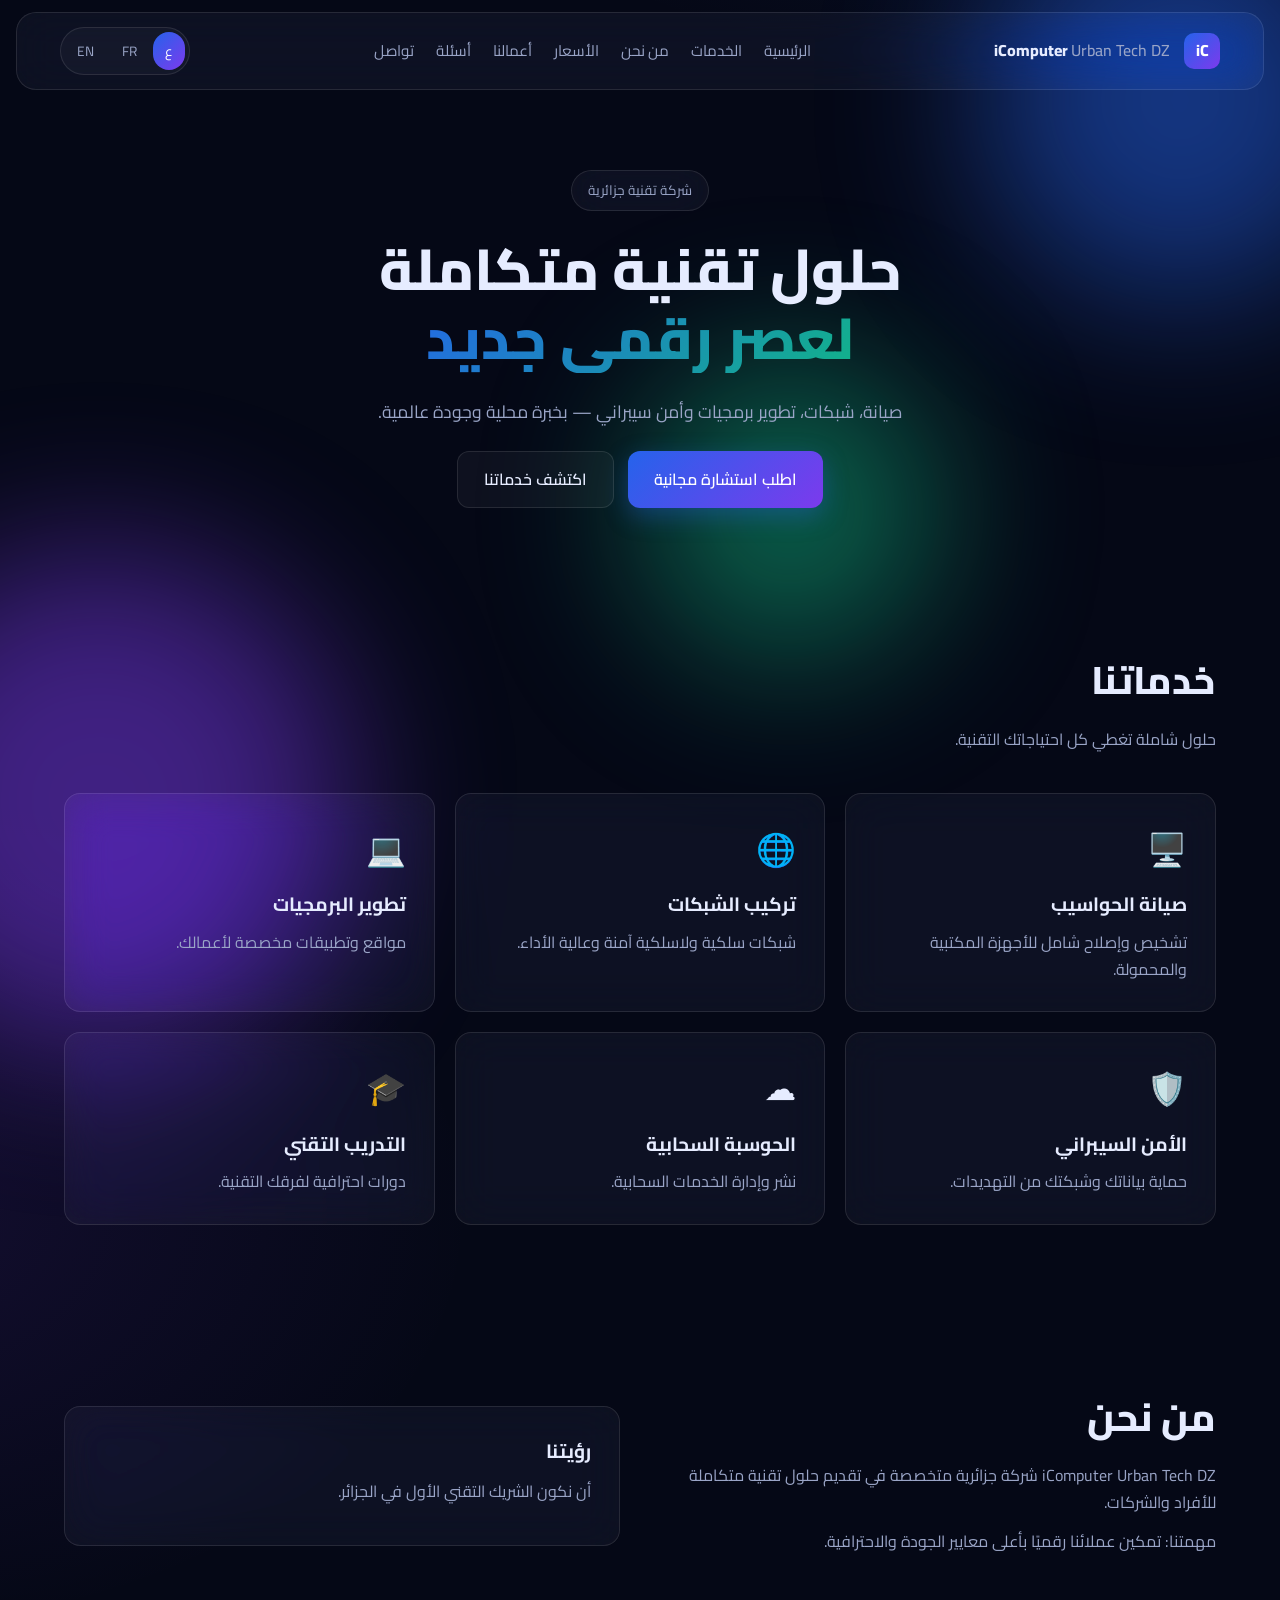
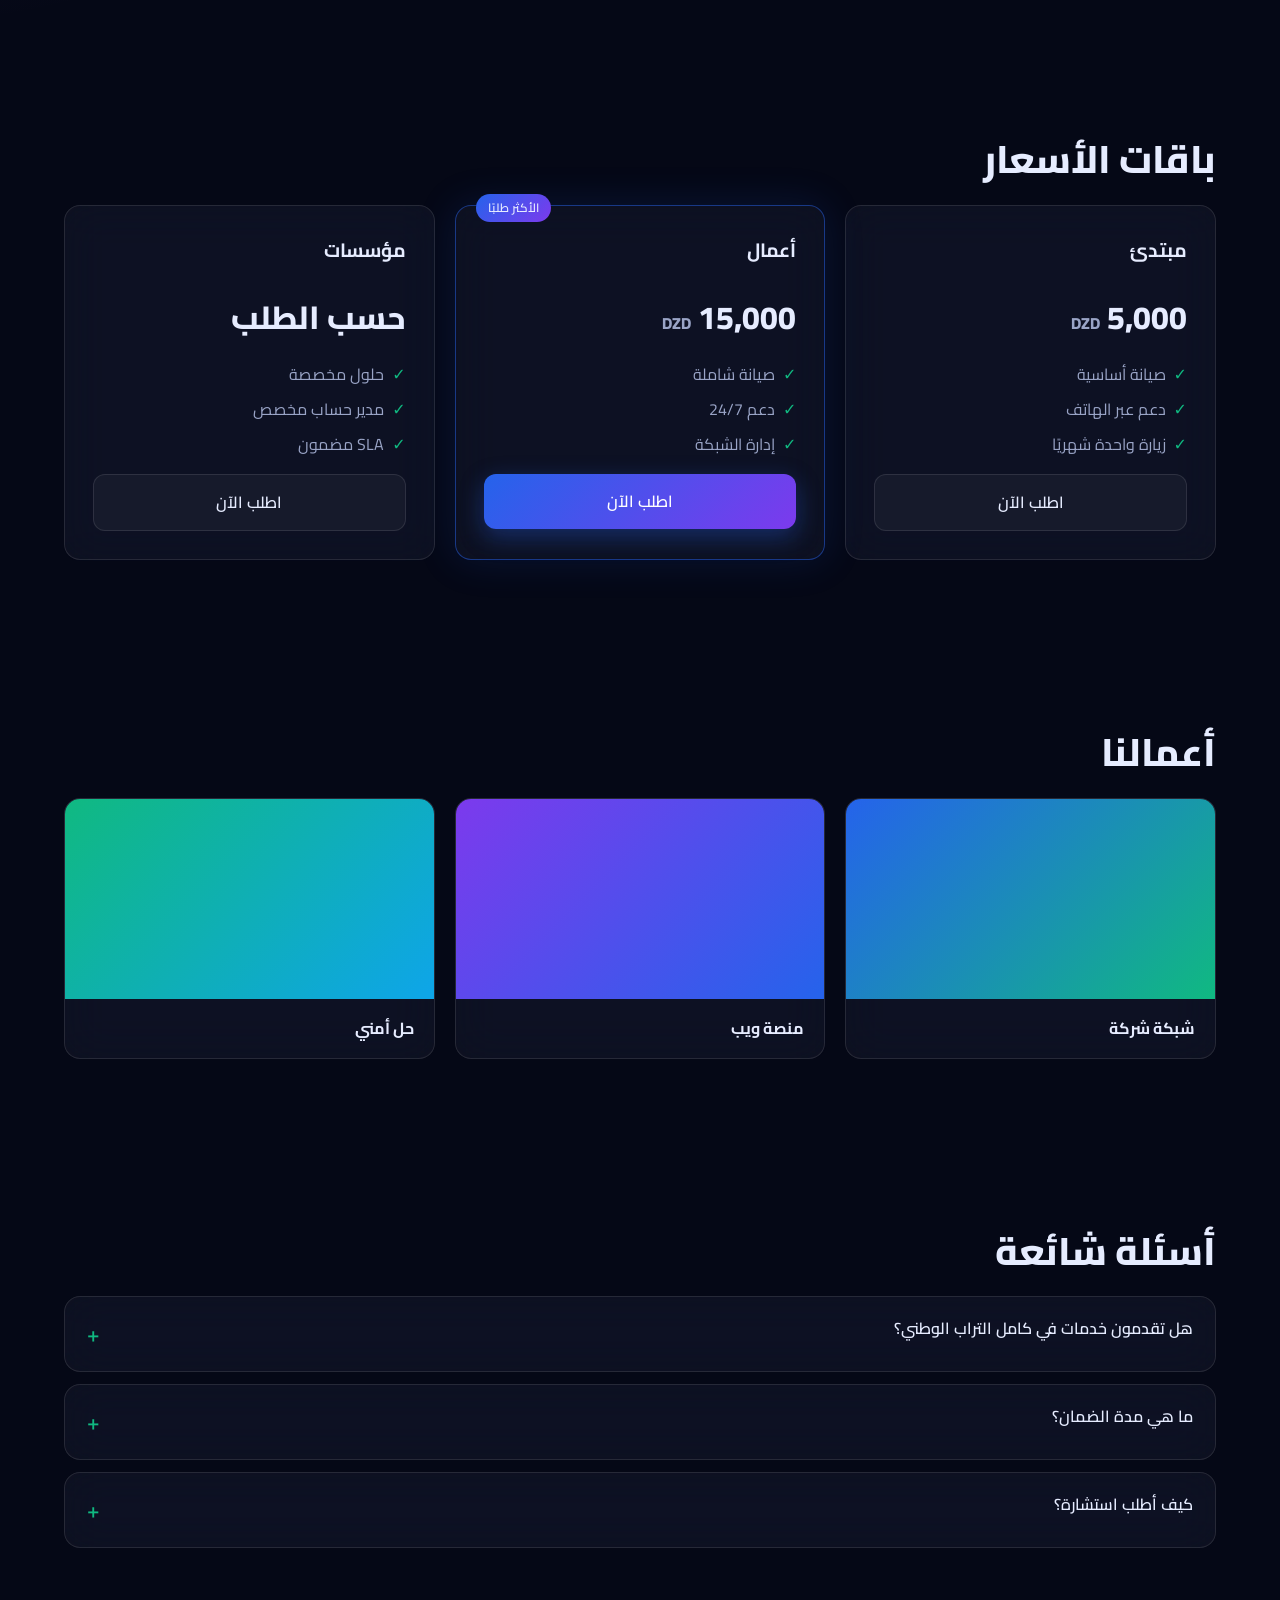
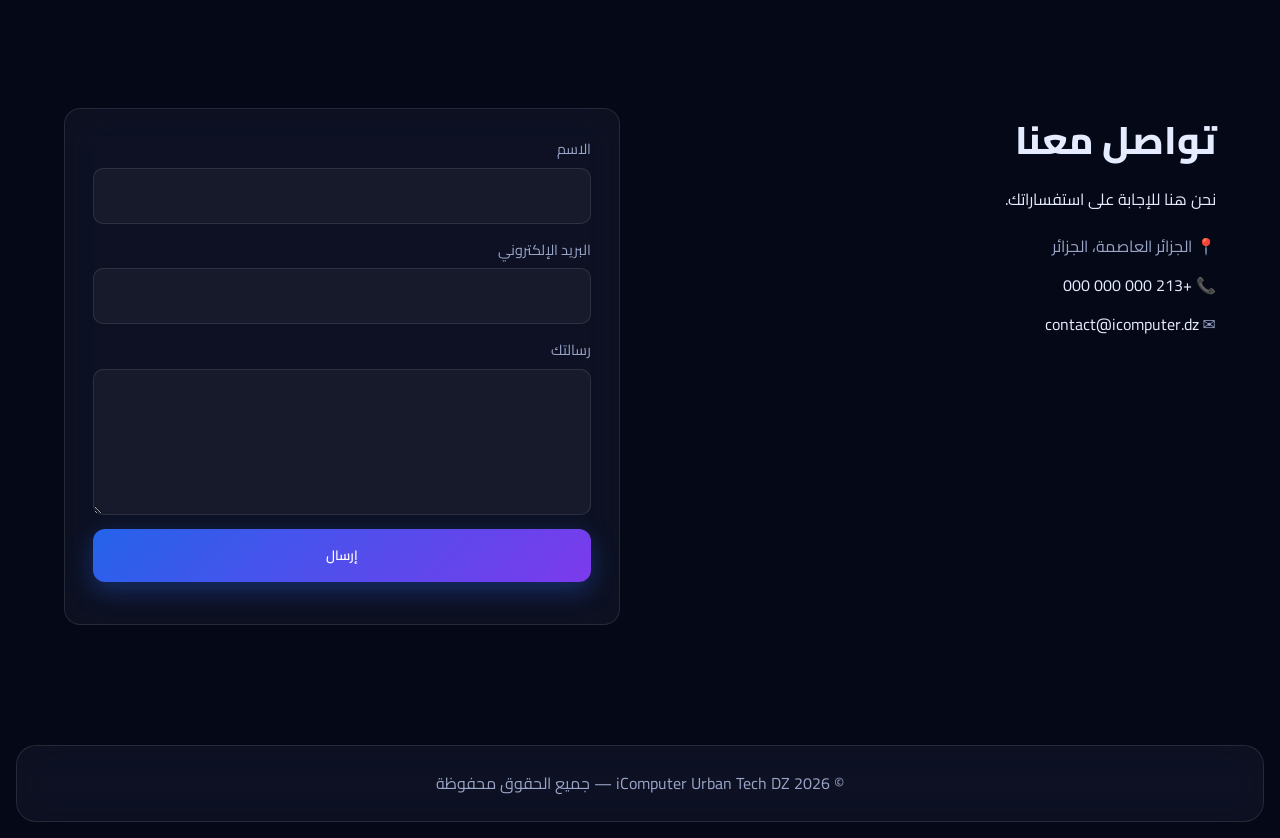
<file: index.html>
<!DOCTYPE html>
<html lang="ar" dir="rtl">
<head>
  <meta charset="UTF-8" />
  <meta name="viewport" content="width=device-width, initial-scale=1.0" />
  <title>iComputer Urban Tech DZ — حلول تقنية متكاملة</title>
  <meta name="description" content="iComputer Urban Tech DZ — شركة جزائرية متخصصة في صيانة الحواسيب، الشبكات، تطوير البرمجيات والأمن السيبراني." />
  <meta property="og:title" content="iComputer Urban Tech DZ" />
  <meta property="og:description" content="حلول تقنية متكاملة: صيانة، شبكات، تطوير وأمن سيبراني." />
  <meta property="og:type" content="website" />
  <meta name="twitter:card" content="summary_large_image" />
  <link rel="icon" href="images/favicon.ico" />
  <link rel="preconnect" href="https://fonts.googleapis.com" />
  <link rel="preconnect" href="https://fonts.gstatic.com" crossorigin />
  <link href="https://fonts.googleapis.com/css2?family=Cairo:wght@400;600;800&family=Inter:wght@400;600;800&display=swap" rel="stylesheet" />
  <link rel="stylesheet" href="css/style.css" />
  <link rel="stylesheet" href="css/responsive.css" />
</head>
<body>
  <div class="bg-orb orb-1"></div>
  <div class="bg-orb orb-2"></div>
  <div class="bg-orb orb-3"></div>

  <header class="navbar glass">
    <div class="container nav-inner">
      <a href="#home" class="brand">
        <span class="brand-mark">iC</span>
        <span class="brand-text">iComputer <em>Urban Tech DZ</em></span>
      </a>
      <nav class="nav-links" id="navLinks">
        <a href="#home" data-i18n="nav.home">الرئيسية</a>
        <a href="#services" data-i18n="nav.services">الخدمات</a>
        <a href="#about" data-i18n="nav.about">من نحن</a>
        <a href="#pricing" data-i18n="nav.pricing">الأسعار</a>
        <a href="#portfolio" data-i18n="nav.portfolio">أعمالنا</a>
        <a href="#faq" data-i18n="nav.faq">أسئلة</a>
        <a href="#contact" data-i18n="nav.contact">تواصل</a>
      </nav>
      <div class="nav-actions">
        <div class="lang-switch" role="group" aria-label="Language">
          <button data-lang="ar" class="active">ع</button>
          <button data-lang="fr">FR</button>
          <button data-lang="en">EN</button>
        </div>
        <button class="menu-btn" id="menuBtn" aria-label="Menu">☰</button>
      </div>
    </div>
  </header>

  <main>
    <section id="home" class="hero">
      <div class="container hero-inner">
        <span class="chip glass" data-i18n="hero.chip">شركة تقنية جزائرية</span>
        <h1 class="hero-title">
          <span data-i18n="hero.title1">حلول تقنية متكاملة</span>
          <span class="gradient-text" data-i18n="hero.title2">لعصر رقمي جديد</span>
        </h1>
        <p class="hero-sub" data-i18n="hero.sub">صيانة، شبكات، تطوير برمجيات وأمن سيبراني — بخبرة محلية وجودة عالمية.</p>
        <div class="hero-cta">
          <a href="#contact" class="btn btn-primary" data-i18n="hero.cta1">اطلب استشارة مجانية</a>
          <a href="#services" class="btn btn-ghost" data-i18n="hero.cta2">اكتشف خدماتنا</a>
        </div>
    </section>

    <section id="services" class="section">
      <div class="container">
        <h2 class="section-title" data-i18n="services.title">خدماتنا</h2>
        <p class="section-sub" data-i18n="services.sub">حلول شاملة تغطي كل احتياجاتك التقنية.</p>
        <div class="grid grid-3">
          <article class="card glass">
            <div class="card-icon">🖥️</div>
            <h3 data-i18n="services.s1.title">صيانة الحواسيب</h3>
            <p data-i18n="services.s1.desc">تشخيص وإصلاح شامل للأجهزة المكتبية والمحمولة.</p>
          </article>
          <article class="card glass">
            <div class="card-icon">🌐</div>
            <h3 data-i18n="services.s2.title">تركيب الشبكات</h3>
            <p data-i18n="services.s2.desc">شبكات سلكية ولاسلكية آمنة وعالية الأداء.</p>
          </article>
          <article class="card glass">
            <div class="card-icon">💻</div>
            <h3 data-i18n="services.s3.title">تطوير البرمجيات</h3>
            <p data-i18n="services.s3.desc">مواقع وتطبيقات مخصصة لأعمالك.</p>
          </article>
          <article class="card glass">
            <div class="card-icon">🛡️</div>
            <h3 data-i18n="services.s4.title">الأمن السيبراني</h3>
            <p data-i18n="services.s4.desc">حماية بياناتك وشبكتك من التهديدات.</p>
          </article>
          <article class="card glass">
            <div class="card-icon">☁️</div>
            <h3 data-i18n="services.s5.title">الحوسبة السحابية</h3>
            <p data-i18n="services.s5.desc">نشر وإدارة الخدمات السحابية.</p>
          </article>
          <article class="card glass">
            <div class="card-icon">🎓</div>
            <h3 data-i18n="services.s6.title">التدريب التقني</h3>
            <p data-i18n="services.s6.desc">دورات احترافية لفرقك التقنية.</p>
          </article>
        </div>
      </div>
    </section>

    <section id="about" class="section">
      <div class="container about-grid">
        <div>
          <h2 class="section-title" data-i18n="about.title">من نحن</h2>
          <p data-i18n="about.p1">iComputer Urban Tech DZ شركة جزائرية متخصصة في تقديم حلول تقنية متكاملة للأفراد والشركات.</p>
          <p data-i18n="about.p2">مهمتنا: تمكين عملائنا رقميًا بأعلى معايير الجودة والاحترافية.</p>
        </div>
        <div class="card glass about-card">
          <h3 data-i18n="about.vision">رؤيتنا</h3>
          <p data-i18n="about.visionDesc">أن نكون الشريك التقني الأول في الجزائر.</p>
        </div>
      </div>
    </section>

    <section id="pricing" class="section">
      <div class="container">
        <h2 class="section-title" data-i18n="pricing.title">باقات الأسعار</h2>
        <div class="grid grid-3">
          <div class="card glass price-card">
            <h3 data-i18n="pricing.p1.name">مبتدئ</h3>
            <div class="price">5,000 <span>DZD</span></div>
            <ul>
              <li data-i18n="pricing.p1.f1">صيانة أساسية</li>
              <li data-i18n="pricing.p1.f2">دعم عبر الهاتف</li>
              <li data-i18n="pricing.p1.f3">زيارة واحدة شهريًا</li>
            </ul>
            <a href="#contact" class="btn btn-ghost" data-i18n="pricing.cta">اطلب الآن</a>
          </div>
          <div class="card glass price-card featured">
            <span class="badge" data-i18n="pricing.popular">الأكثر طلبًا</span>
            <h3 data-i18n="pricing.p2.name">أعمال</h3>
            <div class="price">15,000 <span>DZD</span></div>
            <ul>
              <li data-i18n="pricing.p2.f1">صيانة شاملة</li>
              <li data-i18n="pricing.p2.f2">دعم 24/7</li>
              <li data-i18n="pricing.p2.f3">إدارة الشبكة</li>
            </ul>
            <a href="#contact" class="btn btn-primary" data-i18n="pricing.cta">اطلب الآن</a>
          </div>
          <div class="card glass price-card">
            <h3 data-i18n="pricing.p3.name">مؤسسات</h3>
            <div class="price" data-i18n="pricing.custom">حسب الطلب</div>
            <ul>
              <li data-i18n="pricing.p3.f1">حلول مخصصة</li>
              <li data-i18n="pricing.p3.f2">مدير حساب مخصص</li>
              <li data-i18n="pricing.p3.f3">SLA مضمون</li>
            </ul>
            <a href="#contact" class="btn btn-ghost" data-i18n="pricing.cta">اطلب الآن</a>
          </div>
        </div>
      </div>
    </section>

    <section id="portfolio" class="section">
      <div class="container">
        <h2 class="section-title" data-i18n="portfolio.title">أعمالنا</h2>
        <div class="grid grid-3 portfolio-grid">
          <div class="portfolio-item glass"><div class="pf-img" style="background:linear-gradient(135deg,#2563EB,#10B981)"></div><h4 data-i18n="portfolio.i1">شبكة شركة</h4></div>
          <div class="portfolio-item glass"><div class="pf-img" style="background:linear-gradient(135deg,#7C3AED,#2563EB)"></div><h4 data-i18n="portfolio.i2">منصة ويب</h4></div>
          <div class="portfolio-item glass"><div class="pf-img" style="background:linear-gradient(135deg,#10B981,#0EA5E9)"></div><h4 data-i18n="portfolio.i3">حل أمني</h4></div>
        </div>
      </div>
    </section>

    <section id="faq" class="section">
      <div class="container">
        <h2 class="section-title" data-i18n="faq.title">أسئلة شائعة</h2>
        <div class="faq-list">
          <details class="glass"><summary data-i18n="faq.q1">هل تقدمون خدمات في كامل التراب الوطني؟</summary><p data-i18n="faq.a1">نعم، نغطي أغلب ولايات الجزائر.</p></details>
          <details class="glass"><summary data-i18n="faq.q2">ما هي مدة الضمان؟</summary><p data-i18n="faq.a2">ضمان يمتد من 3 إلى 12 شهرًا حسب الخدمة.</p></details>
          <details class="glass"><summary data-i18n="faq.q3">كيف أطلب استشارة؟</summary><p data-i18n="faq.a3">عبر نموذج التواصل أو الاتصال المباشر.</p></details>
        </div>
      </div>
    </section>

    <section id="contact" class="section">
      <div class="container contact-grid">
        <div>
          <h2 class="section-title" data-i18n="contact.title">تواصل معنا</h2>
          <p data-i18n="contact.sub">نحن هنا للإجابة على استفساراتك.</p>
          <ul class="contact-info">
            <li>📍 <span data-i18n="contact.addr">الجزائر العاصمة، الجزائر</span></li>
            <li>📞 <a href="tel:+213000000000">+213 000 000 000</a></li>
            <li>✉️ <a href="mailto:contact@icomputer.dz">contact@icomputer.dz</a></li>
          </ul>
        </div>
        <form class="card glass contact-form" id="contactForm">
          <label><span data-i18n="contact.name">الاسم</span><input type="text" name="name" required /></label>
          <label><span data-i18n="contact.email">البريد الإلكتروني</span><input type="email" name="email" required /></label>
          <label><span data-i18n="contact.msg">رسالتك</span><textarea name="message" rows="4" required></textarea></label>
          <button type="submit" class="btn btn-primary" data-i18n="contact.send">إرسال</button>
          <p class="form-status" id="formStatus"></p>
        </form>
      </div>
    </section>
  </main>

  <footer class="footer glass">
    <div class="container footer-inner">
      <p>© <span id="year"></span> iComputer Urban Tech DZ — <span data-i18n="footer.rights">جميع الحقوق محفوظة</span></p>
    </div>
  </footer>

  <script src="js/script.js"></script>
</body>
</html>
</file>
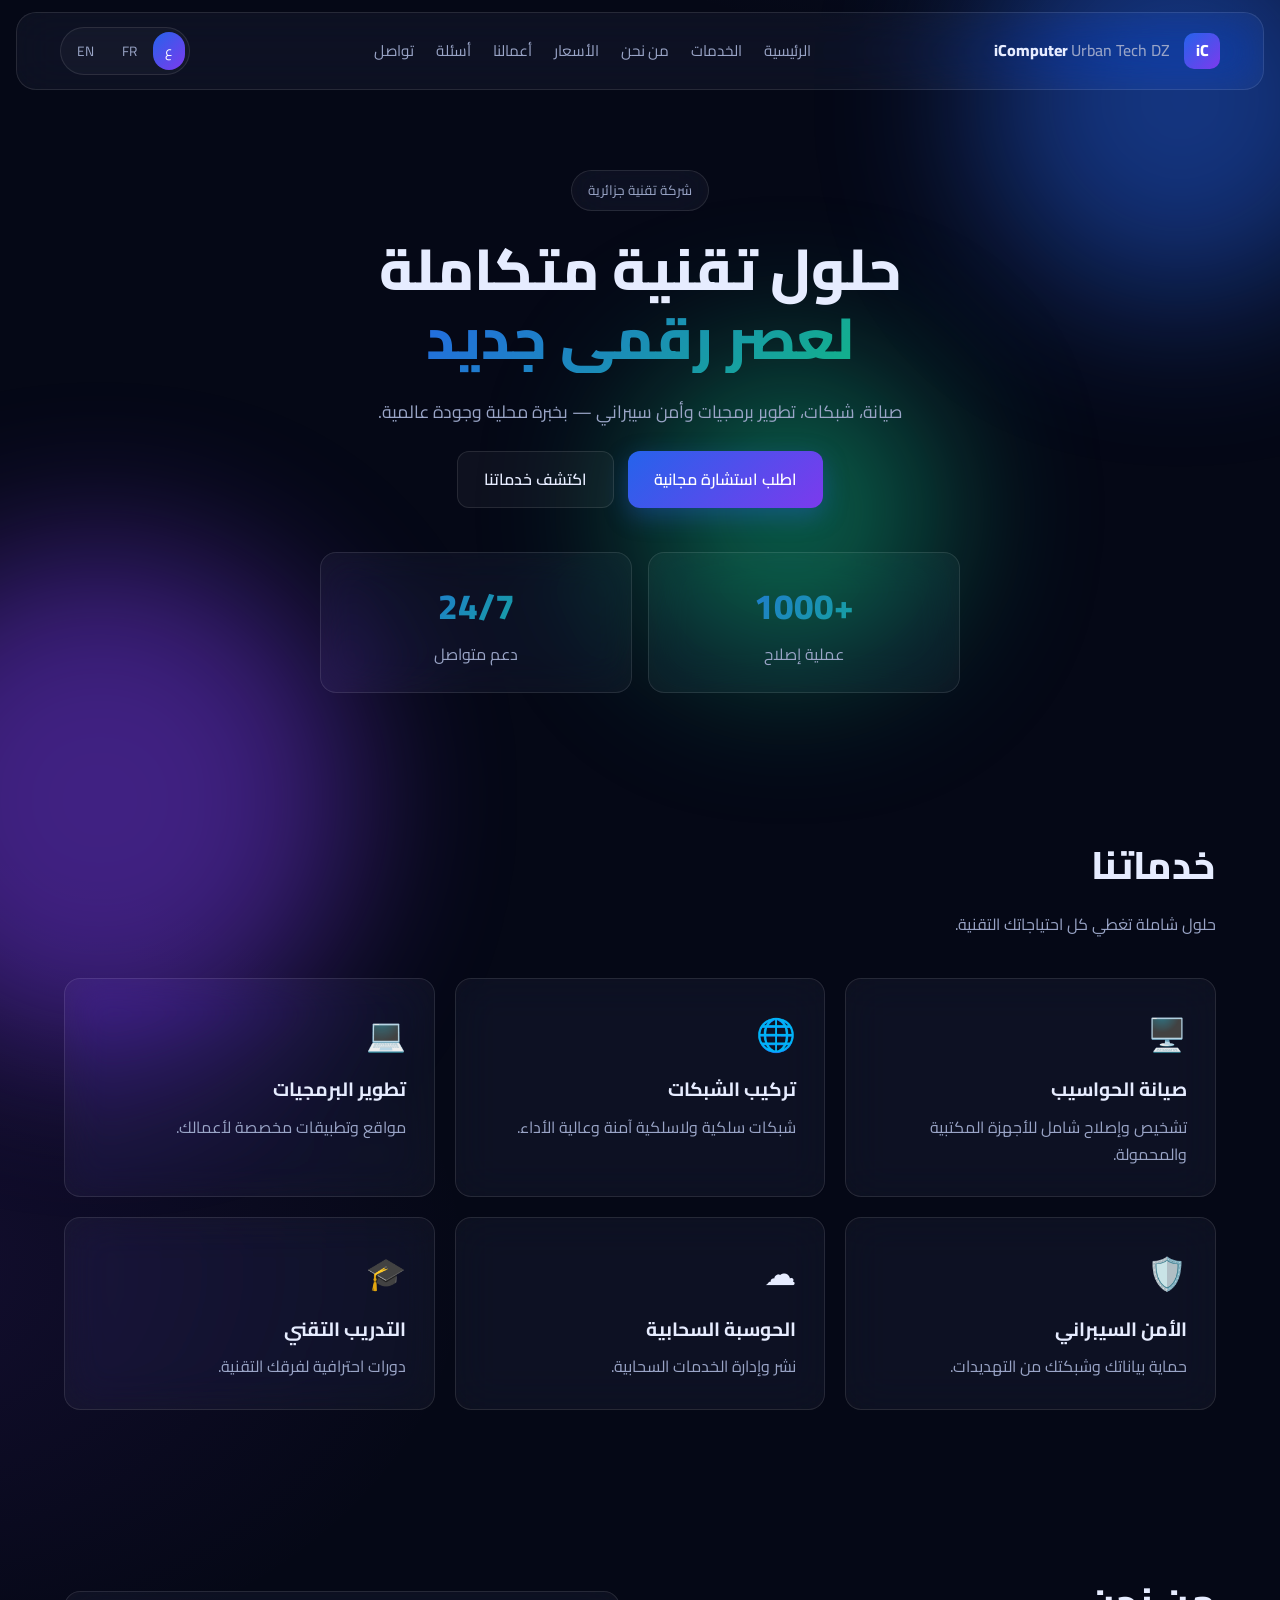
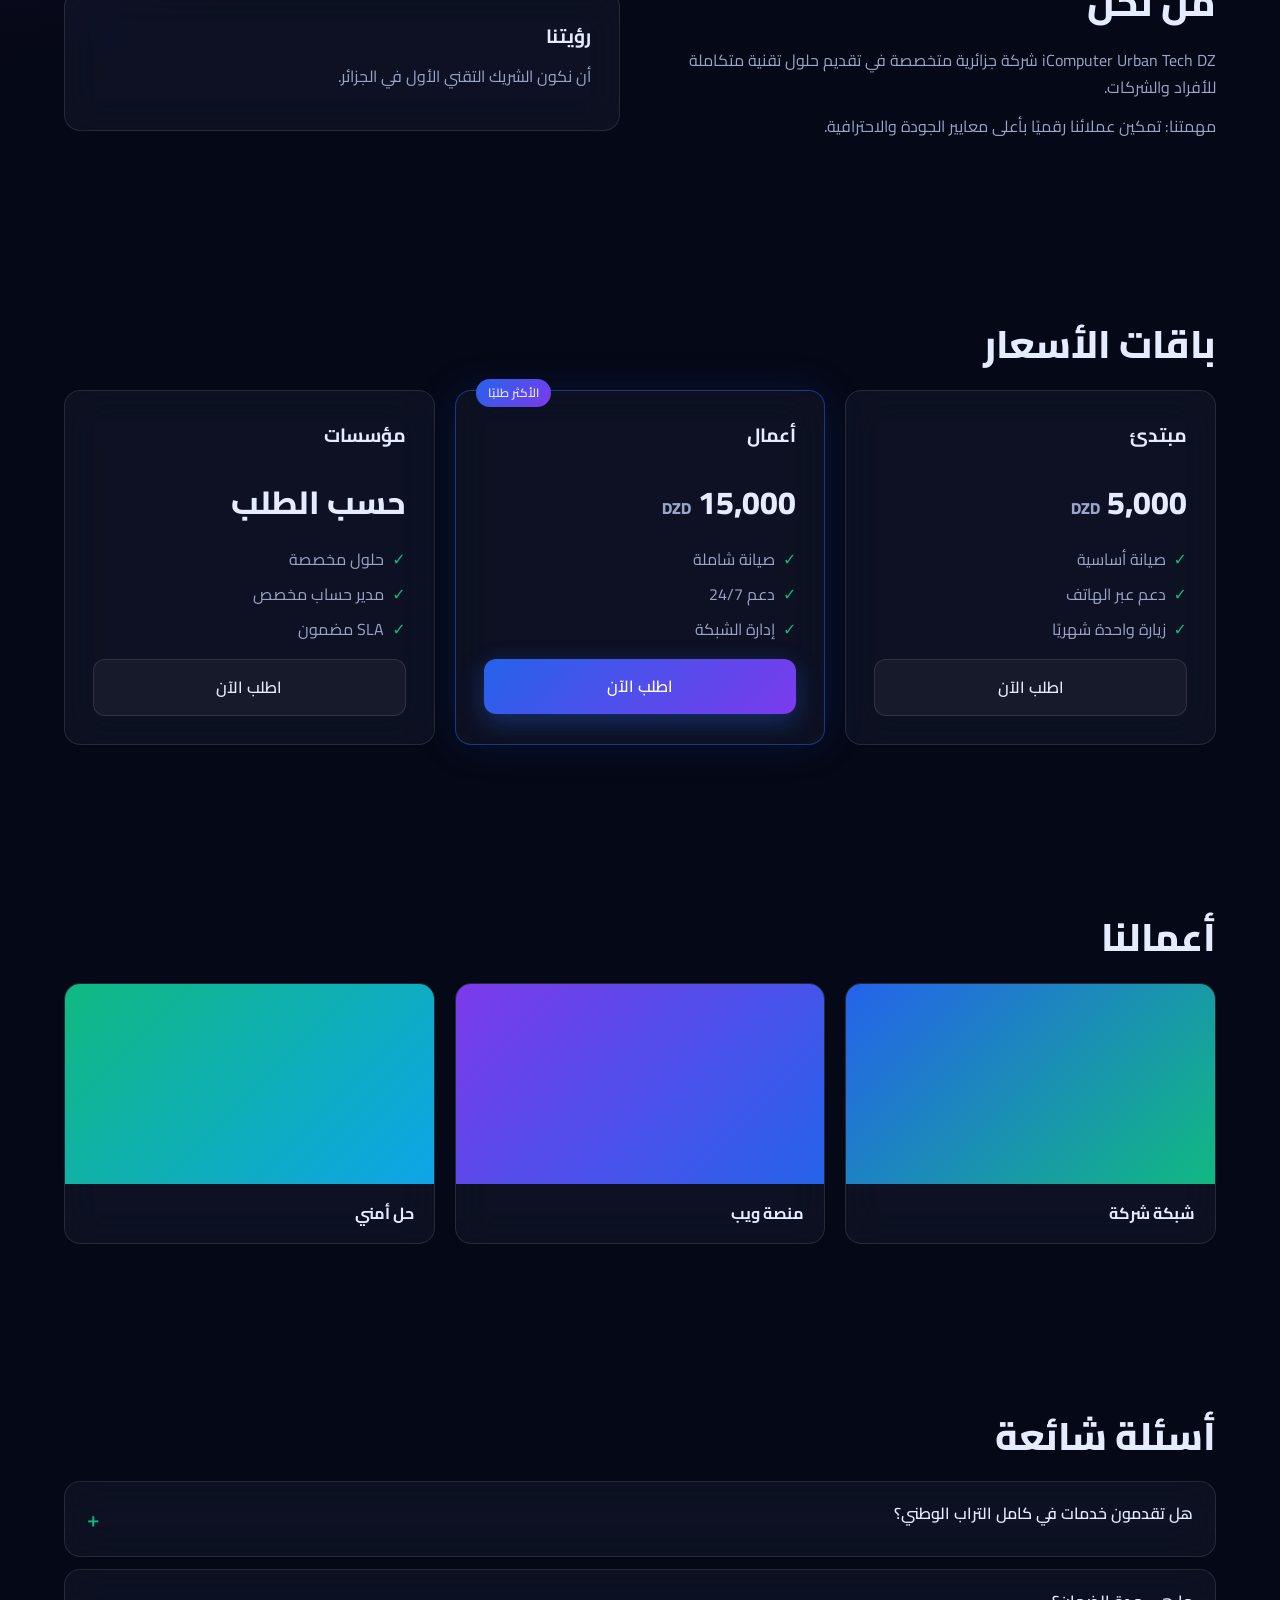
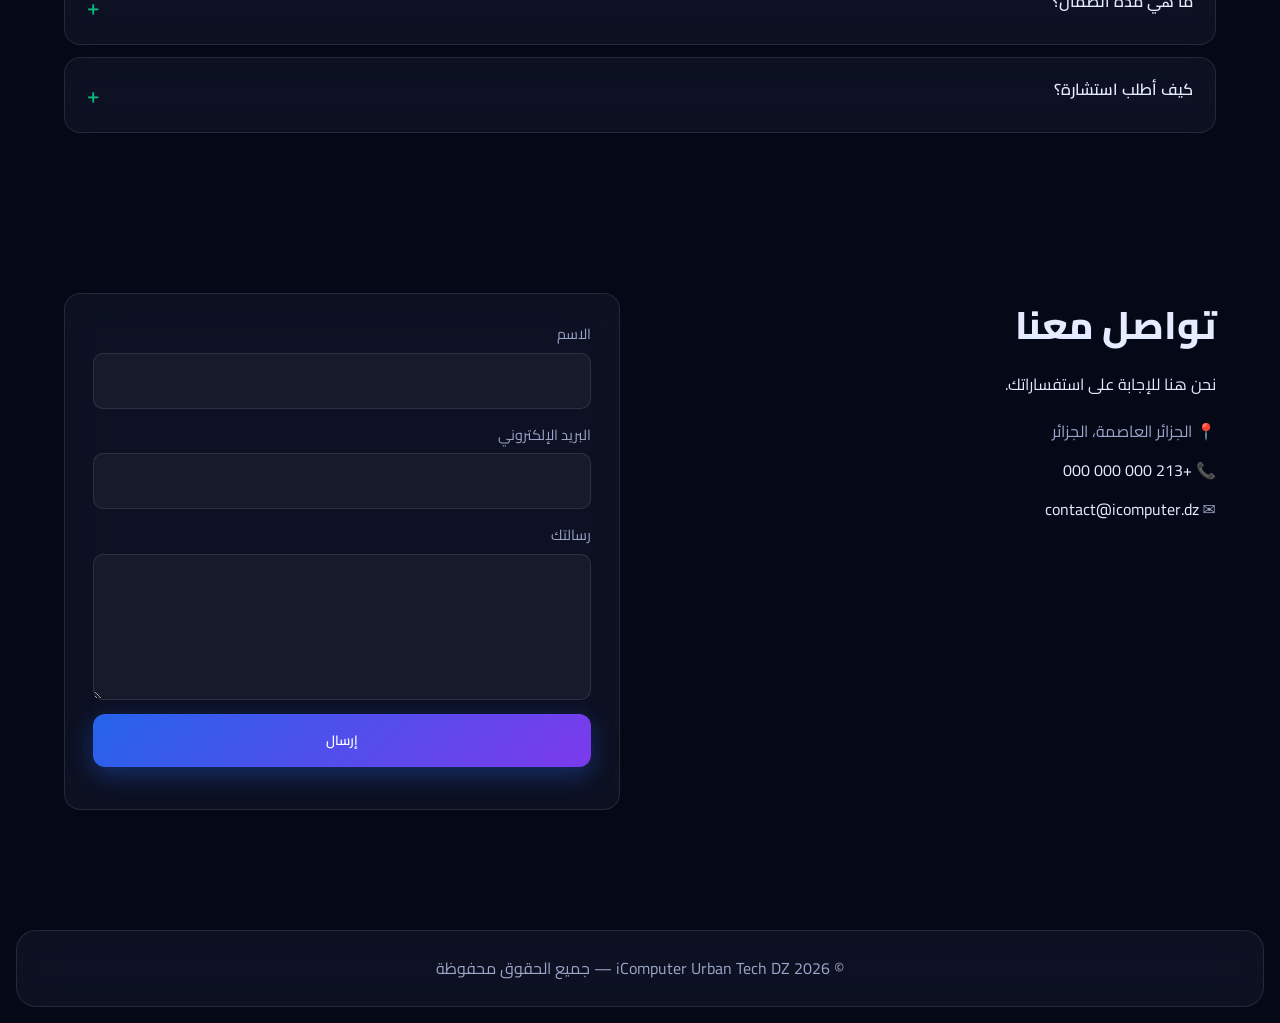
<file: index (1).html>
<!DOCTYPE html>
<html lang="ar" dir="rtl">
<head>
  <meta charset="UTF-8" />
  <meta name="viewport" content="width=device-width, initial-scale=1.0" />
  <title>iComputer Urban Tech DZ — حلول تقنية متكاملة</title>
  <meta name="description" content="iComputer Urban Tech DZ — شركة جزائرية متخصصة في صيانة الحواسيب، الشبكات، تطوير البرمجيات والأمن السيبراني." />
  <meta property="og:title" content="iComputer Urban Tech DZ" />
  <meta property="og:description" content="حلول تقنية متكاملة: صيانة، شبكات، تطوير وأمن سيبراني." />
  <meta property="og:type" content="website" />
  <meta name="twitter:card" content="summary_large_image" />
  <link rel="icon" href="images/favicon.ico" />
  <link rel="preconnect" href="https://fonts.googleapis.com" />
  <link rel="preconnect" href="https://fonts.gstatic.com" crossorigin />
  <link href="https://fonts.googleapis.com/css2?family=Cairo:wght@400;600;800&family=Inter:wght@400;600;800&display=swap" rel="stylesheet" />
  <link rel="stylesheet" href="css/style.css" />
  <link rel="stylesheet" href="css/responsive.css" />
</head>
<body>
  <div class="bg-orb orb-1"></div>
  <div class="bg-orb orb-2"></div>
  <div class="bg-orb orb-3"></div>

  <header class="navbar glass">
    <div class="container nav-inner">
      <a href="#home" class="brand">
        <span class="brand-mark">iC</span>
        <span class="brand-text">iComputer <em>Urban Tech DZ</em></span>
      </a>
      <nav class="nav-links" id="navLinks">
        <a href="#home" data-i18n="nav.home">الرئيسية</a>
        <a href="#services" data-i18n="nav.services">الخدمات</a>
        <a href="#about" data-i18n="nav.about">من نحن</a>
        <a href="#pricing" data-i18n="nav.pricing">الأسعار</a>
        <a href="#portfolio" data-i18n="nav.portfolio">أعمالنا</a>
        <a href="#faq" data-i18n="nav.faq">أسئلة</a>
        <a href="#contact" data-i18n="nav.contact">تواصل</a>
      </nav>
      <div class="nav-actions">
        <div class="lang-switch" role="group" aria-label="Language">
          <button data-lang="ar" class="active">ع</button>
          <button data-lang="fr">FR</button>
          <button data-lang="en">EN</button>
        </div>
        <button class="menu-btn" id="menuBtn" aria-label="Menu">☰</button>
      </div>
    </div>
  </header>

  <main>
    <section id="home" class="hero">
      <div class="container hero-inner">
        <span class="chip glass" data-i18n="hero.chip">شركة تقنية جزائرية</span>
        <h1 class="hero-title">
          <span data-i18n="hero.title1">حلول تقنية متكاملة</span>
          <span class="gradient-text" data-i18n="hero.title2">لعصر رقمي جديد</span>
        </h1>
        <p class="hero-sub" data-i18n="hero.sub">صيانة، شبكات، تطوير برمجيات وأمن سيبراني — بخبرة محلية وجودة عالمية.</p>
        <div class="hero-cta">
          <a href="#contact" class="btn btn-primary" data-i18n="hero.cta1">اطلب استشارة مجانية</a>
          <a href="#services" class="btn btn-ghost" data-i18n="hero.cta2">اكتشف خدماتنا</a>
        </div>
        <div class="stats">
          <div class="stat glass">
            <div class="stat-num">+1000</div>
            <div class="stat-label" data-i18n="stats.repairs">عملية إصلاح</div>
          </div>
          <div class="stat glass">
            <div class="stat-num">24/7</div>
            <div class="stat-label" data-i18n="stats.support">دعم متواصل</div>
          </div>
        </div>
      </div>
    </section>

    <section id="services" class="section">
      <div class="container">
        <h2 class="section-title" data-i18n="services.title">خدماتنا</h2>
        <p class="section-sub" data-i18n="services.sub">حلول شاملة تغطي كل احتياجاتك التقنية.</p>
        <div class="grid grid-3">
          <article class="card glass">
            <div class="card-icon">🖥️</div>
            <h3 data-i18n="services.s1.title">صيانة الحواسيب</h3>
            <p data-i18n="services.s1.desc">تشخيص وإصلاح شامل للأجهزة المكتبية والمحمولة.</p>
          </article>
          <article class="card glass">
            <div class="card-icon">🌐</div>
            <h3 data-i18n="services.s2.title">تركيب الشبكات</h3>
            <p data-i18n="services.s2.desc">شبكات سلكية ولاسلكية آمنة وعالية الأداء.</p>
          </article>
          <article class="card glass">
            <div class="card-icon">💻</div>
            <h3 data-i18n="services.s3.title">تطوير البرمجيات</h3>
            <p data-i18n="services.s3.desc">مواقع وتطبيقات مخصصة لأعمالك.</p>
          </article>
          <article class="card glass">
            <div class="card-icon">🛡️</div>
            <h3 data-i18n="services.s4.title">الأمن السيبراني</h3>
            <p data-i18n="services.s4.desc">حماية بياناتك وشبكتك من التهديدات.</p>
          </article>
          <article class="card glass">
            <div class="card-icon">☁️</div>
            <h3 data-i18n="services.s5.title">الحوسبة السحابية</h3>
            <p data-i18n="services.s5.desc">نشر وإدارة الخدمات السحابية.</p>
          </article>
          <article class="card glass">
            <div class="card-icon">🎓</div>
            <h3 data-i18n="services.s6.title">التدريب التقني</h3>
            <p data-i18n="services.s6.desc">دورات احترافية لفرقك التقنية.</p>
          </article>
        </div>
      </div>
    </section>

    <section id="about" class="section">
      <div class="container about-grid">
        <div>
          <h2 class="section-title" data-i18n="about.title">من نحن</h2>
          <p data-i18n="about.p1">iComputer Urban Tech DZ شركة جزائرية متخصصة في تقديم حلول تقنية متكاملة للأفراد والشركات.</p>
          <p data-i18n="about.p2">مهمتنا: تمكين عملائنا رقميًا بأعلى معايير الجودة والاحترافية.</p>
        </div>
        <div class="card glass about-card">
          <h3 data-i18n="about.vision">رؤيتنا</h3>
          <p data-i18n="about.visionDesc">أن نكون الشريك التقني الأول في الجزائر.</p>
        </div>
      </div>
    </section>

    <section id="pricing" class="section">
      <div class="container">
        <h2 class="section-title" data-i18n="pricing.title">باقات الأسعار</h2>
        <div class="grid grid-3">
          <div class="card glass price-card">
            <h3 data-i18n="pricing.p1.name">مبتدئ</h3>
            <div class="price">5,000 <span>DZD</span></div>
            <ul>
              <li data-i18n="pricing.p1.f1">صيانة أساسية</li>
              <li data-i18n="pricing.p1.f2">دعم عبر الهاتف</li>
              <li data-i18n="pricing.p1.f3">زيارة واحدة شهريًا</li>
            </ul>
            <a href="#contact" class="btn btn-ghost" data-i18n="pricing.cta">اطلب الآن</a>
          </div>
          <div class="card glass price-card featured">
            <span class="badge" data-i18n="pricing.popular">الأكثر طلبًا</span>
            <h3 data-i18n="pricing.p2.name">أعمال</h3>
            <div class="price">15,000 <span>DZD</span></div>
            <ul>
              <li data-i18n="pricing.p2.f1">صيانة شاملة</li>
              <li data-i18n="pricing.p2.f2">دعم 24/7</li>
              <li data-i18n="pricing.p2.f3">إدارة الشبكة</li>
            </ul>
            <a href="#contact" class="btn btn-primary" data-i18n="pricing.cta">اطلب الآن</a>
          </div>
          <div class="card glass price-card">
            <h3 data-i18n="pricing.p3.name">مؤسسات</h3>
            <div class="price" data-i18n="pricing.custom">حسب الطلب</div>
            <ul>
              <li data-i18n="pricing.p3.f1">حلول مخصصة</li>
              <li data-i18n="pricing.p3.f2">مدير حساب مخصص</li>
              <li data-i18n="pricing.p3.f3">SLA مضمون</li>
            </ul>
            <a href="#contact" class="btn btn-ghost" data-i18n="pricing.cta">اطلب الآن</a>
          </div>
        </div>
      </div>
    </section>

    <section id="portfolio" class="section">
      <div class="container">
        <h2 class="section-title" data-i18n="portfolio.title">أعمالنا</h2>
        <div class="grid grid-3 portfolio-grid">
          <div class="portfolio-item glass"><div class="pf-img" style="background:linear-gradient(135deg,#2563EB,#10B981)"></div><h4 data-i18n="portfolio.i1">شبكة شركة</h4></div>
          <div class="portfolio-item glass"><div class="pf-img" style="background:linear-gradient(135deg,#7C3AED,#2563EB)"></div><h4 data-i18n="portfolio.i2">منصة ويب</h4></div>
          <div class="portfolio-item glass"><div class="pf-img" style="background:linear-gradient(135deg,#10B981,#0EA5E9)"></div><h4 data-i18n="portfolio.i3">حل أمني</h4></div>
        </div>
      </div>
    </section>

    <section id="faq" class="section">
      <div class="container">
        <h2 class="section-title" data-i18n="faq.title">أسئلة شائعة</h2>
        <div class="faq-list">
          <details class="glass"><summary data-i18n="faq.q1">هل تقدمون خدمات في كامل التراب الوطني؟</summary><p data-i18n="faq.a1">نعم، نغطي أغلب ولايات الجزائر.</p></details>
          <details class="glass"><summary data-i18n="faq.q2">ما هي مدة الضمان؟</summary><p data-i18n="faq.a2">ضمان يمتد من 3 إلى 12 شهرًا حسب الخدمة.</p></details>
          <details class="glass"><summary data-i18n="faq.q3">كيف أطلب استشارة؟</summary><p data-i18n="faq.a3">عبر نموذج التواصل أو الاتصال المباشر.</p></details>
        </div>
      </div>
    </section>

    <section id="contact" class="section">
      <div class="container contact-grid">
        <div>
          <h2 class="section-title" data-i18n="contact.title">تواصل معنا</h2>
          <p data-i18n="contact.sub">نحن هنا للإجابة على استفساراتك.</p>
          <ul class="contact-info">
            <li>📍 <span data-i18n="contact.addr">الجزائر العاصمة، الجزائر</span></li>
            <li>📞 <a href="tel:+213000000000">+213 000 000 000</a></li>
            <li>✉️ <a href="mailto:contact@icomputer.dz">contact@icomputer.dz</a></li>
          </ul>
        </div>
        <form class="card glass contact-form" id="contactForm">
          <label><span data-i18n="contact.name">الاسم</span><input type="text" name="name" required /></label>
          <label><span data-i18n="contact.email">البريد الإلكتروني</span><input type="email" name="email" required /></label>
          <label><span data-i18n="contact.msg">رسالتك</span><textarea name="message" rows="4" required></textarea></label>
          <button type="submit" class="btn btn-primary" data-i18n="contact.send">إرسال</button>
          <p class="form-status" id="formStatus"></p>
        </form>
      </div>
    </section>
  </main>

  <footer class="footer glass">
    <div class="container footer-inner">
      <p>© <span id="year"></span> iComputer Urban Tech DZ — <span data-i18n="footer.rights">جميع الحقوق محفوظة</span></p>
    </div>
  </footer>

  <script src="js/script.js"></script>
</body>
</html>
</file>
<file: css/style.css>
:root {
  --bg: #050816;
  --bg-2: #0a0f24;
  --text: #e6ecff;
  --muted: #9aa5c7;
  --primary: #2563eb;
  --primary-2: #7c3aed;
  --accent: #10b981;
  --glass-bg: rgba(255, 255, 255, 0.04);
  --glass-border: rgba(255, 255, 255, 0.1);
  --radius: 16px;
  --shadow: 0 10px 40px rgba(0, 0, 0, 0.4);
  --font-ar: 'Cairo', system-ui, sans-serif;
  --font-en: 'Inter', system-ui, sans-serif;
}

* { box-sizing: border-box; margin: 0; padding: 0; }
html { scroll-behavior: smooth; }
body {
  font-family: var(--font-ar);
  background: radial-gradient(1200px 800px at 80% -10%, rgba(37,99,235,0.15), transparent 60%),
              radial-gradient(1000px 700px at -10% 30%, rgba(124,58,237,0.12), transparent 60%),
              var(--bg);
  color: var(--text);
  line-height: 1.7;
  min-height: 100vh;
  overflow-x: hidden;
}
html[lang="en"] body, html[lang="fr"] body { font-family: var(--font-en); }

a { color: inherit; text-decoration: none; }
img { max-width: 100%; display: block; }

.container { max-width: 1200px; margin: 0 auto; padding: 0 24px; }

/* Glass */
.glass {
  background: var(--glass-bg);
  border: 1px solid var(--glass-border);
  backdrop-filter: blur(20px) saturate(140%);
  -webkit-backdrop-filter: blur(20px) saturate(140%);
  border-radius: var(--radius);
}

/* Background orbs */
.bg-orb {
  position: fixed;
  border-radius: 50%;
  filter: blur(80px);
  opacity: 0.5;
  z-index: -1;
  pointer-events: none;
  animation: float 12s ease-in-out infinite;
}
.orb-1 { width: 400px; height: 400px; background: var(--primary); top: -100px; right: -100px; }
.orb-2 { width: 500px; height: 500px; background: var(--primary-2); bottom: -150px; left: -150px; animation-delay: -4s; }
.orb-3 { width: 300px; height: 300px; background: var(--accent); top: 40%; left: 50%; animation-delay: -8s; }
@keyframes float { 0%,100%{transform:translate(0,0)} 50%{transform:translate(30px,-40px)} }

/* Navbar */
.navbar {
  position: sticky; top: 12px; z-index: 50;
  margin: 12px 16px 0;
  border-radius: 20px;
}
.nav-inner { display: flex; align-items: center; justify-content: space-between; padding: 14px 20px; gap: 16px; }
.brand { display: flex; align-items: center; gap: 10px; font-weight: 800; }
.brand-mark {
  display: inline-grid; place-items: center;
  width: 36px; height: 36px; border-radius: 10px;
  background: linear-gradient(135deg, var(--primary), var(--primary-2));
  color: white; font-weight: 800;
}
.brand-text em { color: var(--muted); font-style: normal; font-weight: 500; }
.nav-links { display: flex; gap: 22px; }
.nav-links a { color: var(--muted); font-size: 0.95rem; transition: color .2s; }
.nav-links a:hover { color: var(--text); }
.nav-actions { display: flex; align-items: center; gap: 12px; }
.lang-switch { display: flex; gap: 4px; padding: 4px; border-radius: 999px; border: 1px solid var(--glass-border); background: rgba(255,255,255,.03); }
.lang-switch button {
  background: transparent; color: var(--muted); border: 0;
  padding: 6px 12px; border-radius: 999px; cursor: pointer;
  font-family: inherit; font-size: .85rem;
}
.lang-switch button.active { background: linear-gradient(135deg,var(--primary),var(--primary-2)); color: white; }
.menu-btn { display: none; background: transparent; border: 0; color: var(--text); font-size: 1.4rem; cursor: pointer; }

/* Hero */
.hero { padding: 80px 0 60px; text-align: center; }
.hero-inner { display: flex; flex-direction: column; align-items: center; gap: 24px; }
.chip { padding: 8px 16px; font-size: .85rem; color: var(--muted); border-radius: 999px; }
.hero-title { font-size: clamp(2rem, 5vw, 3.6rem); font-weight: 800; line-height: 1.2; max-width: 900px; }
.hero-title span { display: block; }
.gradient-text {
  background: linear-gradient(135deg, var(--primary), var(--accent));
  -webkit-background-clip: text; background-clip: text; color: transparent;
}
.hero-sub { color: var(--muted); max-width: 640px; font-size: 1.1rem; }
.hero-cta { display: flex; gap: 14px; flex-wrap: wrap; justify-content: center; }

.btn {
  display: inline-flex; align-items: center; justify-content: center;
  padding: 14px 26px; border-radius: 12px; font-weight: 600;
  cursor: pointer; border: 0; font-family: inherit;
  transition: transform .2s, box-shadow .2s;
}
.btn:hover { transform: translateY(-2px); }
.btn-primary {
  background: linear-gradient(135deg, var(--primary), var(--primary-2));
  color: white; box-shadow: 0 8px 24px rgba(37,99,235,.35);
}
.btn-ghost {
  background: var(--glass-bg); color: var(--text);
  border: 1px solid var(--glass-border);
}

/* Stats */
.stats {
  display: grid; grid-template-columns: repeat(2, 1fr);
  gap: 16px; max-width: 640px; width: 100%; margin-top: 20px;
}
.stat { padding: 24px; text-align: center; }
.stat-num {
  font-size: 2.2rem; font-weight: 800;
  background: linear-gradient(135deg, var(--primary), var(--accent));
  -webkit-background-clip: text; background-clip: text; color: transparent;
}
.stat-label { color: var(--muted); margin-top: 4px; }

/* Sections */
.section { padding: 80px 0; }
.section-title { font-size: clamp(1.6rem, 3.5vw, 2.4rem); font-weight: 800; margin-bottom: 12px; }
.section-sub { color: var(--muted); margin-bottom: 40px; }

.grid { display: grid; gap: 20px; }
.grid-3 { grid-template-columns: repeat(3, 1fr); }

.card { padding: 28px; transition: transform .3s, border-color .3s; }
.card:hover { transform: translateY(-4px); border-color: rgba(37,99,235,.4); }
.card-icon { font-size: 2rem; margin-bottom: 12px; }
.card h3 { margin-bottom: 8px; font-size: 1.2rem; }
.card p { color: var(--muted); }

/* About */
.about-grid { display: grid; grid-template-columns: 1fr 1fr; gap: 40px; align-items: center; }
.about-grid p { color: var(--muted); margin-bottom: 12px; }
.about-card h3 { margin-bottom: 10px; }

/* Pricing */
.price-card { display: flex; flex-direction: column; gap: 16px; position: relative; }
.price-card.featured { border-color: rgba(37,99,235,.5); box-shadow: 0 0 40px rgba(37,99,235,.15); }
.price { font-size: 2rem; font-weight: 800; color: var(--text); }
.price span { font-size: 1rem; color: var(--muted); }
.price-card ul { list-style: none; display: flex; flex-direction: column; gap: 8px; color: var(--muted); }
.price-card ul li::before { content: "✓"; color: var(--accent); margin-inline-end: 8px; }
.badge {
  position: absolute; top: -12px; inset-inline-end: 20px;
  background: linear-gradient(135deg, var(--primary), var(--primary-2));
  padding: 4px 12px; border-radius: 999px; font-size: .75rem; font-weight: 600;
}

/* Portfolio */
.portfolio-item { overflow: hidden; padding: 0; }
.portfolio-item .pf-img { height: 200px; }
.portfolio-item h4 { padding: 16px 20px; }

/* FAQ */
.faq-list { display: flex; flex-direction: column; gap: 12px; }
.faq-list details { padding: 18px 22px; cursor: pointer; }
.faq-list summary { font-weight: 600; list-style: none; display: flex; justify-content: space-between; }
.faq-list summary::after { content: "+"; color: var(--accent); font-size: 1.4rem; }
.faq-list details[open] summary::after { content: "−"; }
.faq-list details p { margin-top: 12px; color: var(--muted); }

/* Contact */
.contact-grid { display: grid; grid-template-columns: 1fr 1fr; gap: 40px; }
.contact-info { list-style: none; display: flex; flex-direction: column; gap: 12px; margin-top: 20px; color: var(--muted); }
.contact-info a { color: var(--text); }
.contact-form { display: flex; flex-direction: column; gap: 14px; }
.contact-form label { display: flex; flex-direction: column; gap: 6px; font-size: .9rem; color: var(--muted); }
.contact-form input, .contact-form textarea {
  background: rgba(255,255,255,.04); border: 1px solid var(--glass-border);
  border-radius: 10px; padding: 12px 14px; color: var(--text);
  font-family: inherit; font-size: 1rem; outline: none;
  transition: border-color .2s;
}
.contact-form input:focus, .contact-form textarea:focus { border-color: var(--primary); }
.form-status { color: var(--accent); font-size: .9rem; }

/* Footer */
.footer { margin: 40px 16px 16px; padding: 24px; text-align: center; color: var(--muted); border-radius: 20px; }

/* RTL/LTR tweaks */
html[dir="rtl"] .brand-text em { margin-inline-start: 4px; }
</file>
<file: css/responsive.css>
@media (max-width: 900px) {
  .nav-links {
    display: none;
    position: absolute; top: 70px; inset-inline-end: 16px;
    flex-direction: column; gap: 8px;
    background: rgba(10, 15, 36, 0.95);
    backdrop-filter: blur(20px);
    border: 1px solid var(--glass-border);
    padding: 20px; border-radius: 16px; min-width: 200px;
  }
  .nav-links.open { display: flex; }
  .menu-btn { display: block; }

  .grid-3 { grid-template-columns: 1fr 1fr; }
  .about-grid, .contact-grid { grid-template-columns: 1fr; gap: 24px; }
}

@media (max-width: 600px) {
  .container { padding: 0 16px; }
  .hero { padding: 50px 0 40px; }
  .section { padding: 60px 0; }
  .grid-3 { grid-template-columns: 1fr; }
  .stats { grid-template-columns: 1fr 1fr; }
  .brand-text { font-size: .95rem; }
  .brand-text em { display: none; }
  .lang-switch button { padding: 5px 9px; font-size: .8rem; }
  .hero-cta { flex-direction: column; width: 100%; }
  .hero-cta .btn { width: 100%; }
}

@media (max-width: 380px) {
  .stats { grid-template-columns: 1fr; }
}
</file>
